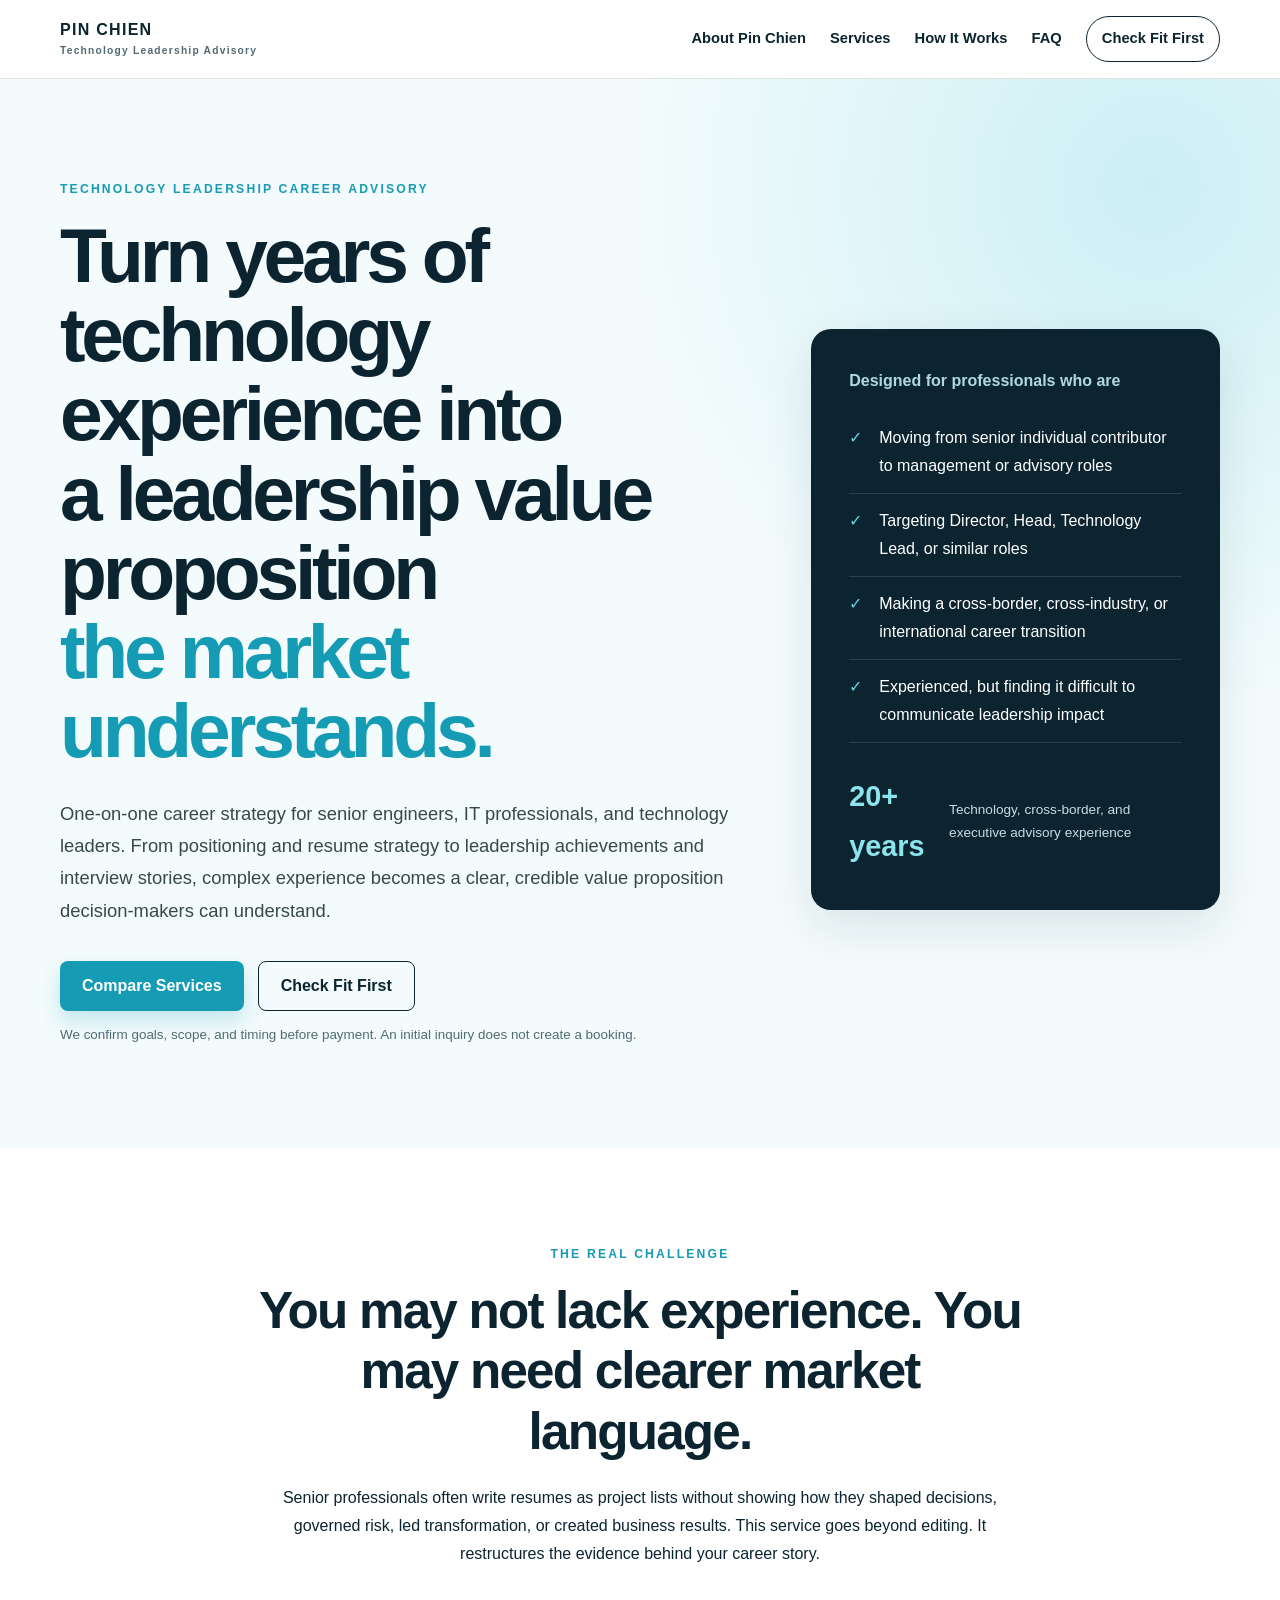
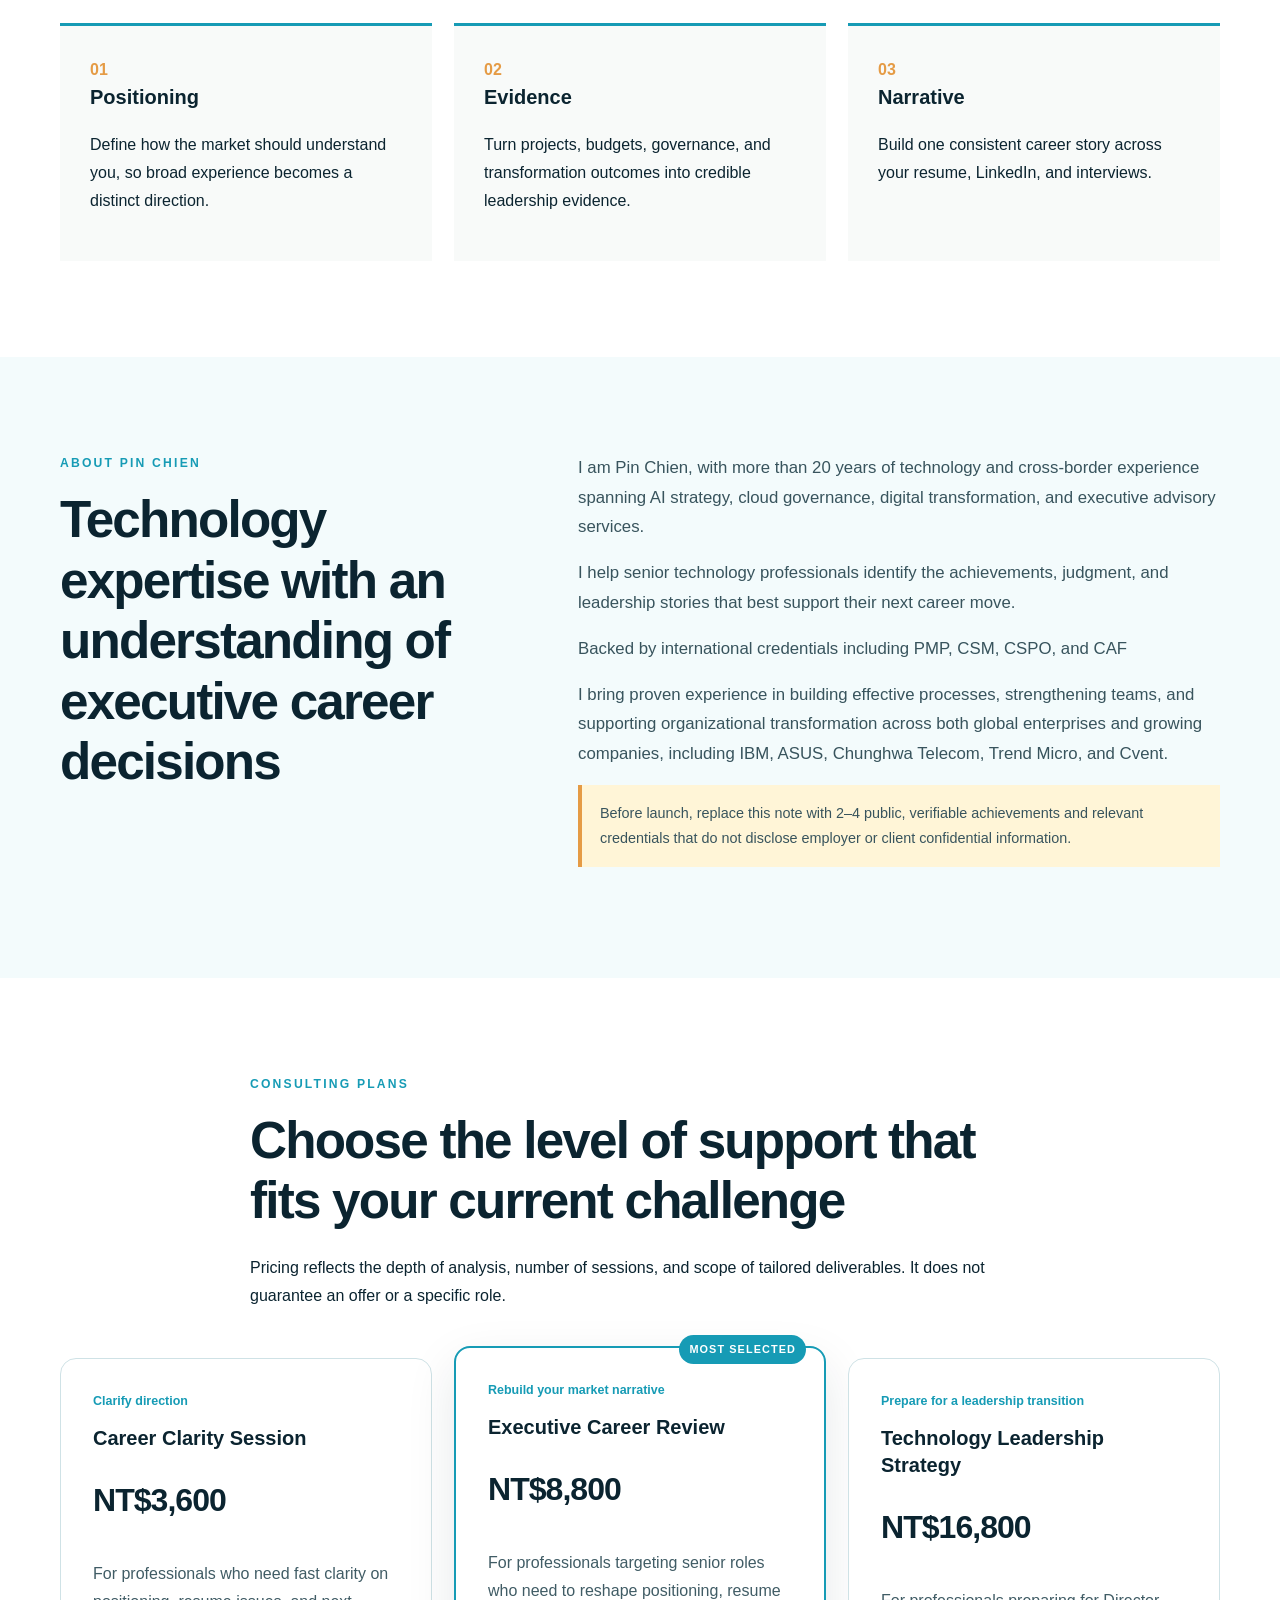
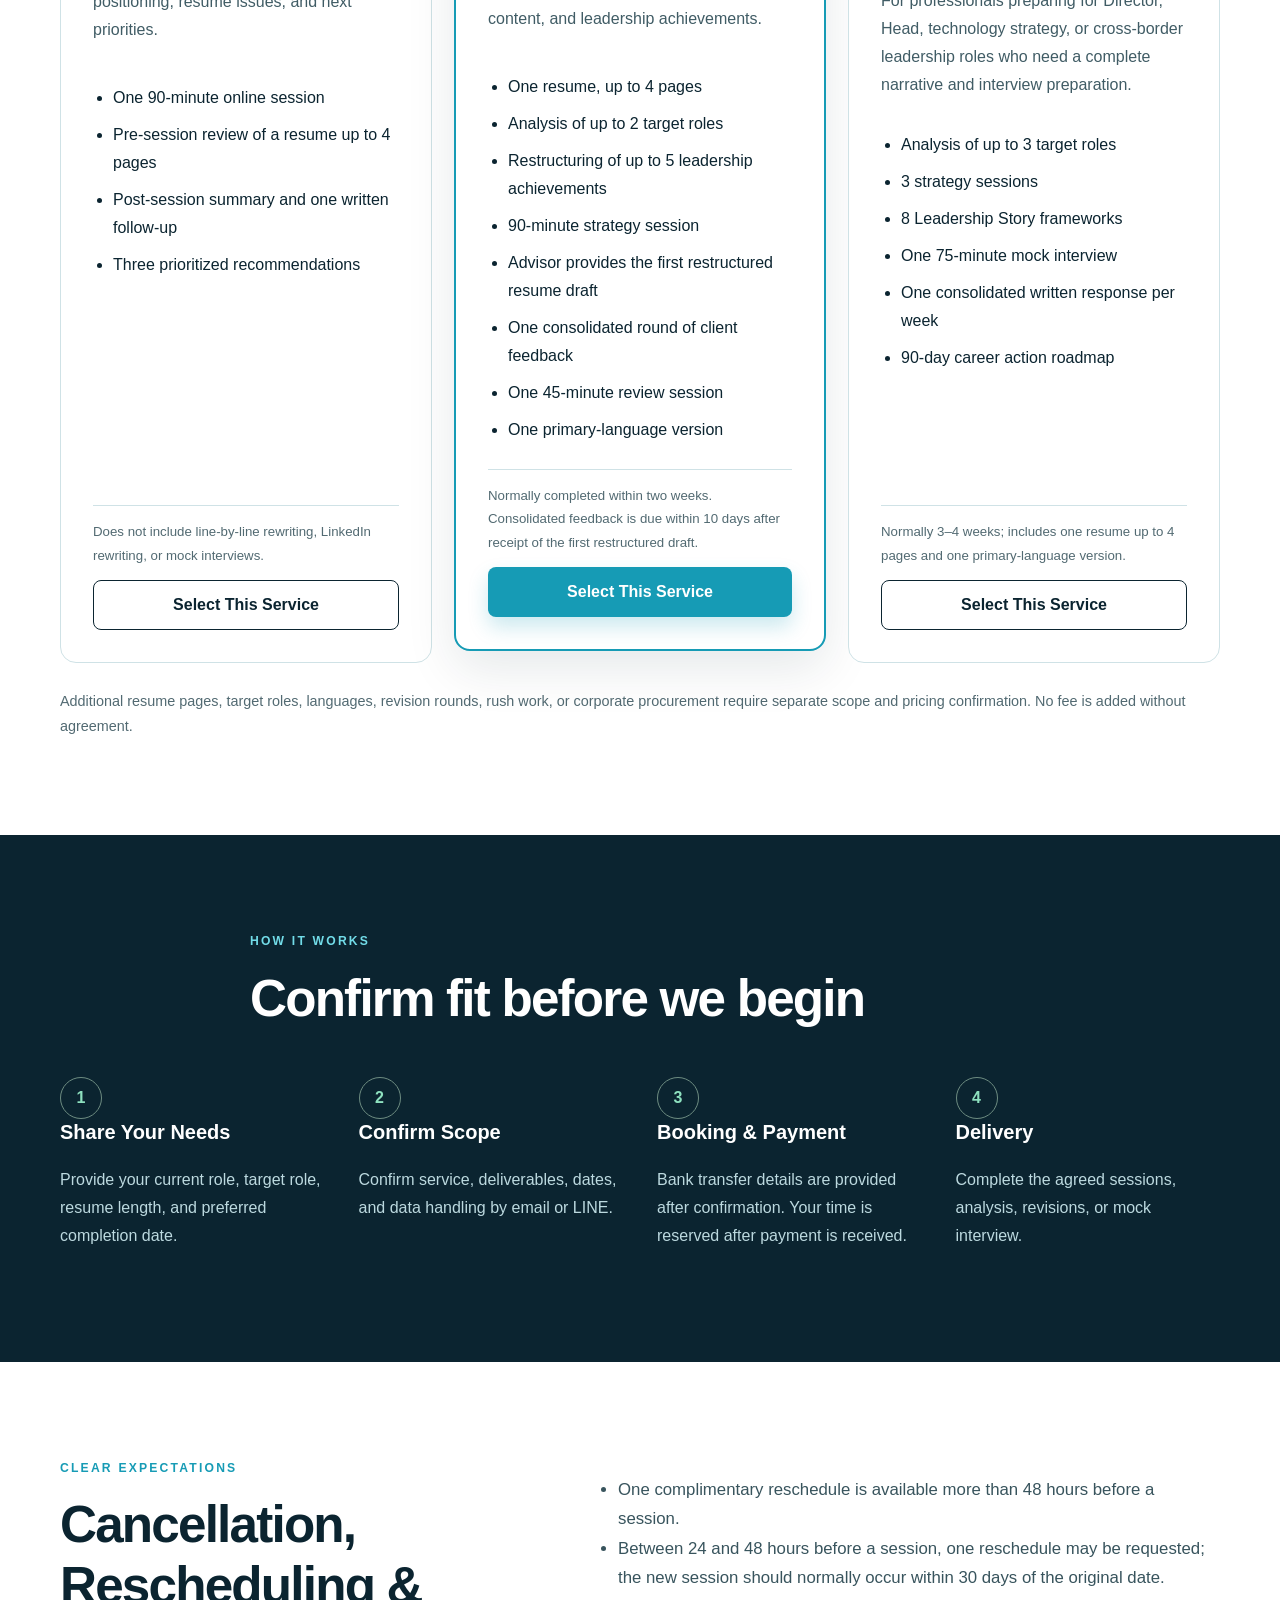
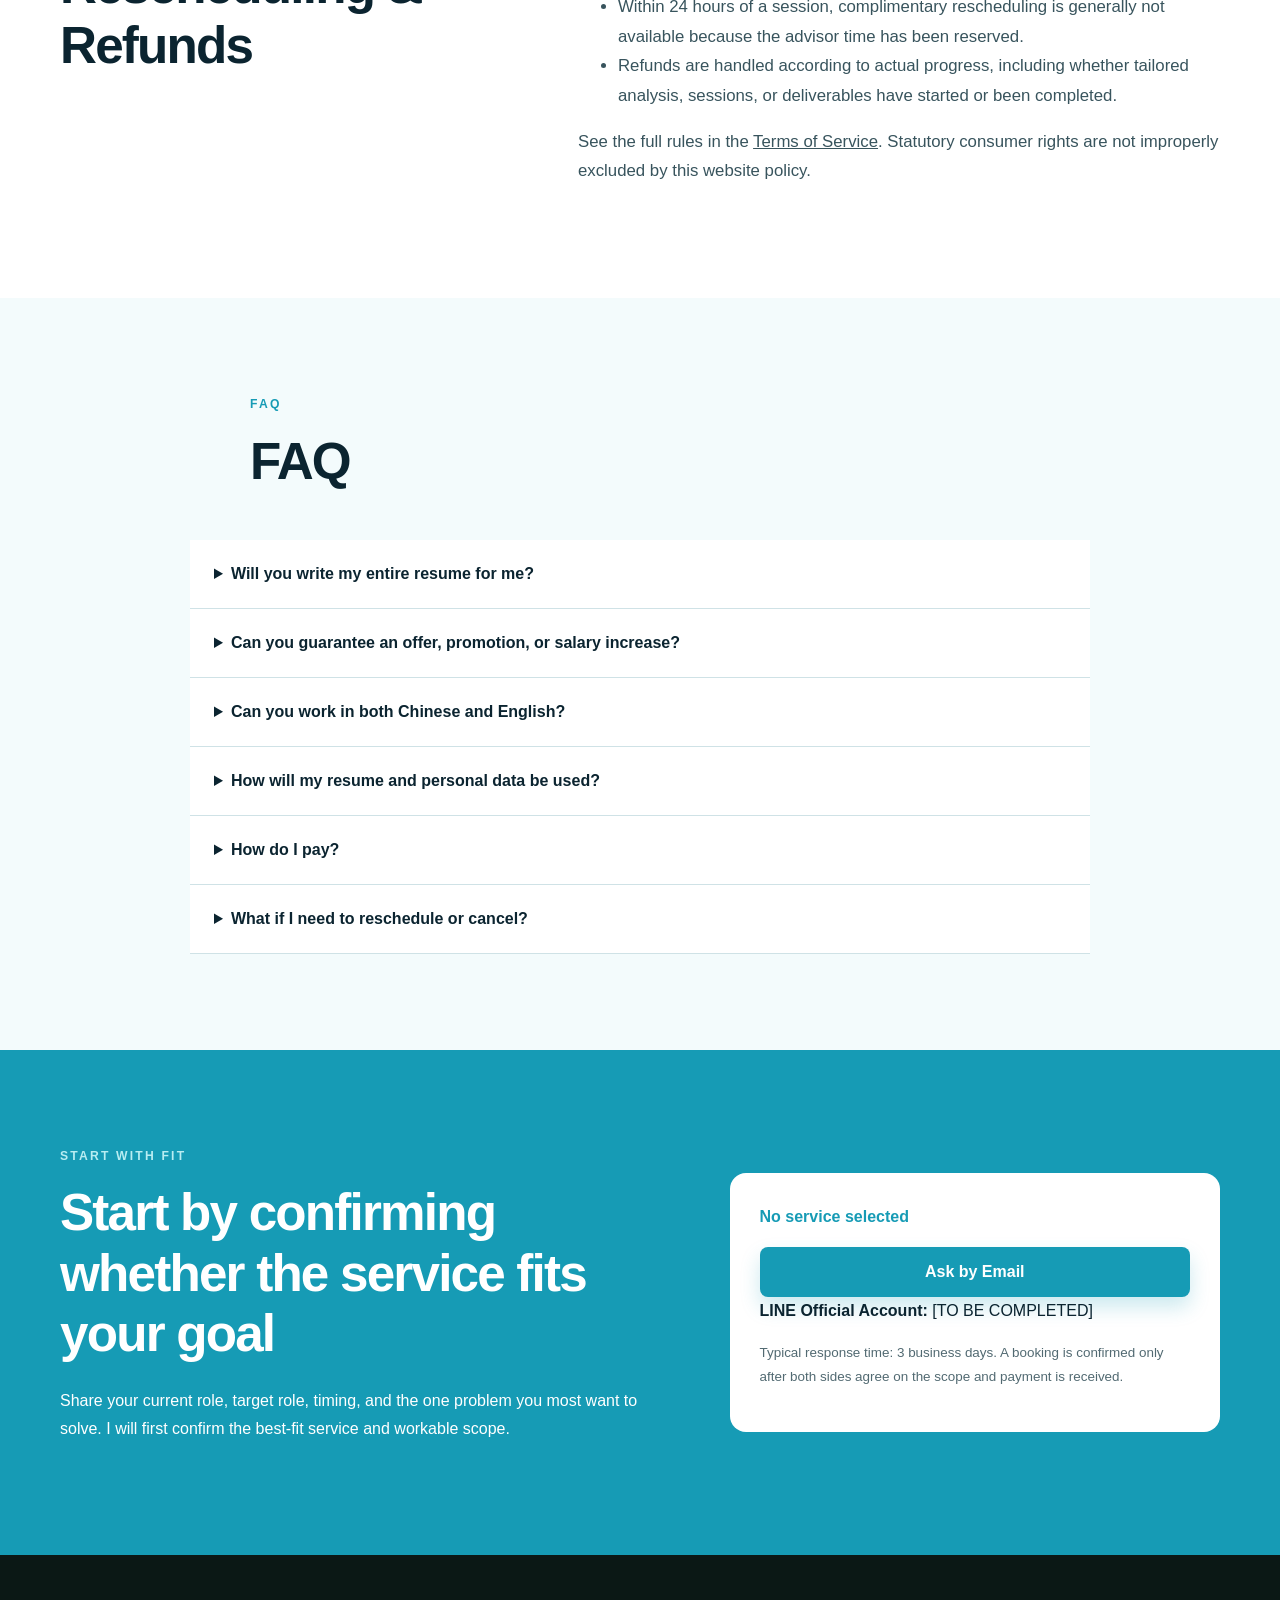
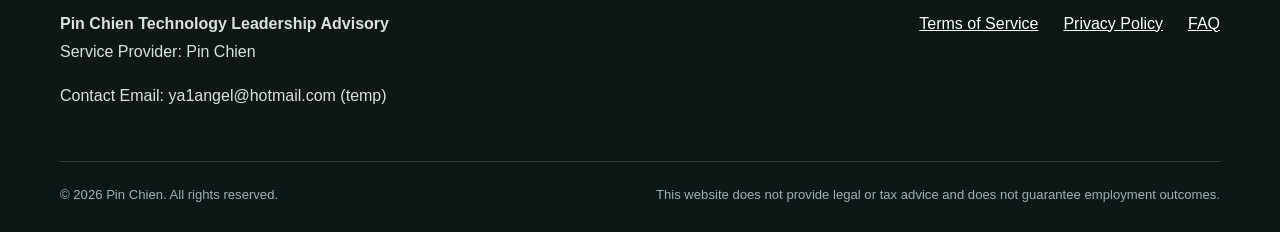
<file: index.html>
<!doctype html>
<html lang="en">
<head>
  <meta charset="utf-8">
  <meta name="viewport" content="width=device-width, initial-scale=1">
  <meta name="description" content="Help senior technology professionals turn years of experience，a leadership value propositionthe market understands.Technology leadership careerPositioning、resume strategy and interviewNarrativeadvisory services。">
  <title>Pin Chien｜Technology Leadership Career Advisor</title>
  <link rel="stylesheet" href="styles.css">
</head>
<body>
  <a class="skip-link" href="#main">Skip to main content</a>
  <header class="site-header">
    <div class="container nav-wrap">
      <a class="brand" href="index.html" aria-label="Pin Chien Home">PIN CHIEN<span>Technology Leadership Advisory</span></a>
      <button class="menu-button" type="button" aria-expanded="false" aria-controls="site-nav">Menu</button>
      <nav id="site-nav" class="site-nav" aria-label="Main navigation">
        <a href="#about">About Pin Chien</a><a href="#plans">Services</a><a href="#process">How It Works</a><a href="#faq">FAQ</a><a class="nav-cta" href="#contact">Check Fit First</a>
      </nav>
    </div>
  </header>

  <main id="main">
    <section class="hero">
      <div class="container hero-grid">
        <div>
          <p class="eyebrow">TECHNOLOGY LEADERSHIP CAREER ADVISORY</p>
          <h1>Turn years of technology experience into<br>a leadership value proposition<br><span>the market understands.</span></h1>
          <p class="hero-copy">One-on-one career strategy for senior engineers, IT professionals, and technology leaders. From positioning and resume strategy to leadership achievements and interview stories, complex experience becomes a clear, credible value proposition decision-makers can understand.</p>
          <div class="button-row">
            <a class="button primary" href="#plans">Compare Services</a>
            <a class="button secondary" href="#contact">Check Fit First</a>
          </div>
          <p class="microcopy">We confirm goals, scope, and timing before payment. An initial inquiry does not create a booking.</p>
        </div>
        <aside class="hero-card" aria-label="Who this is for">
          <p class="card-label">Designed for professionals who are</p>
          <ul class="check-list">
            <li>Moving from senior individual contributor to management or advisory roles</li>
            <li>Targeting Director, Head, Technology Lead, or similar roles</li>
            <li>Making a cross-border, cross-industry, or international career transition</li>
            <li>Experienced, but finding it difficult to communicate leadership impact</li>
          </ul>
          <div class="trust-line"><strong>20+ years</strong><span>Technology, cross-border, and executive advisory experience</span></div>
        </aside>
      </div>
    </section>

    <section class="section problem-section">
      <div class="container narrow centered">
        <p class="eyebrow">THE REAL CHALLENGE</p>
        <h2>You may not lack experience. You may need clearer market language.</h2>
        <p>Senior professionals often write resumes as project lists without showing how they shaped decisions, governed risk, led transformation, or created business results. This service goes beyond editing. It restructures the evidence behind your career story.</p>
      </div>
      <div class="container value-grid">
        <article><span>01</span><h3>Positioning</h3><p>Define how the market should understand you, so broad experience becomes a distinct direction.</p></article>
        <article><span>02</span><h3>Evidence</h3><p>Turn projects, budgets, governance, and transformation outcomes into credible leadership evidence.</p></article>
        <article><span>03</span><h3>Narrative</h3><p>Build one consistent career story across your resume, LinkedIn, and interviews.</p></article>
      </div>
    </section>

    <section id="about" class="section muted">
      <div class="container two-column">
        <div>
          <p class="eyebrow">ABOUT PIN CHIEN</p>
          <h2>Technology expertise with an understanding of executive career decisions</h2>
        </div>
        <div class="prose">
          <p>I am  Pin Chien, with more than 20 years of technology and cross-border experience spanning AI strategy, cloud governance, digital transformation, and executive advisory services.</p>
          <p>I help senior technology professionals identify the achievements, judgment, and leadership stories that best support their next career move.</p>
          <p>Backed by international credentials including PMP, CSM, CSPO, and CAF</p>
          <p>I bring proven experience in building effective processes, strengthening teams, and supporting organizational transformation across both global enterprises and growing companies, including IBM, ASUS, Chunghwa Telecom, Trend Micro, and Cvent.</p>
          <p class="notice">Before launch, replace this note with 2–4 public, verifiable achievements and relevant credentials that do not disclose employer or client confidential information.</p>
        </div>
      </div>
    </section>

    <section id="plans" class="section">
      <div class="container section-heading">
        <p class="eyebrow">CONSULTING PLANS</p>
        <h2>Choose the level of support that fits your current challenge</h2>
        <p>Pricing reflects the depth of analysis, number of sessions, and scope of tailored deliverables. It does not guarantee an offer or a specific role.</p>
      </div>
      <div class="container plan-grid">
        <article class="plan-card">
          <p class="plan-kicker">Clarify direction</p><h3>Career Clarity Session</h3><p class="price">NT$3,600</p>
          <p class="plan-value">For professionals who need fast clarity on positioning, resume issues, and next priorities.</p>
          <ul><li>One 90-minute online session</li><li>Pre-session review of a resume up to 4 pages</li><li>Post-session summary and one written follow-up</li><li>Three prioritized recommendations</li></ul>
          <p class="exclusion">Does not include line-by-line rewriting, LinkedIn rewriting, or mock interviews.</p>
          <a class="button secondary full plan-select" href="#contact" data-plan="Career Clarity Session｜NT$3,600">Select This Service</a>
        </article>
        <article class="plan-card featured">
          <p class="badge">MOST SELECTED</p><p class="plan-kicker">Rebuild your market narrative</p><h3>Executive Career Review</h3><p class="price">NT$8,800</p>
          <p class="plan-value">For professionals targeting senior roles who need to reshape positioning, resume content, and leadership achievements.</p>
          <ul><li>One resume, up to 4 pages</li><li>Analysis of up to 2 target roles</li><li>Restructuring of up to 5 leadership achievements</li><li>90-minute strategy session</li><li>Advisor provides the first restructured resume draft</li><li>One consolidated round of client feedback</li><li>One 45-minute review session</li><li>One primary-language version</li></ul>
          <p class="exclusion">Normally completed within two weeks. Consolidated feedback is due within 10 days after receipt of the first restructured draft.</p>
          <a class="button primary full plan-select" href="#contact" data-plan="Executive Career Review｜NT$8,800">Select This Service</a>
        </article>
        <article class="plan-card">
          <p class="plan-kicker">Prepare for a leadership transition</p><h3>Technology Leadership Strategy</h3><p class="price">NT$16,800</p>
          <p class="plan-value">For professionals preparing for Director, Head, technology strategy, or cross-border leadership roles who need a complete narrative and interview preparation.</p>
          <ul><li>Analysis of up to 3 target roles</li><li>3 strategy sessions</li><li>8 Leadership Story frameworks</li><li>One 75-minute mock interview</li><li>One consolidated written response per week</li><li>90-day career action roadmap</li></ul>
          <p class="exclusion">Normally 3–4 weeks; includes one resume up to 4 pages and one primary-language version.</p>
          <a class="button secondary full plan-select" href="#contact" data-plan="Technology Leadership Strategy｜NT$16,800">Select This Service</a>
        </article>
      </div>
      <p class="container scope-note">Additional resume pages, target roles, languages, revision rounds, rush work, or corporate procurement require separate scope and pricing confirmation. No fee is added without agreement.</p>
    </section>

    <section id="process" class="section dark">
      <div class="container section-heading"><p class="eyebrow">HOW IT WORKS</p><h2>Confirm fit before we begin</h2></div>
      <div class="container steps">
        <article><strong>1</strong><h3>Share Your Needs</h3><p>Provide your current role, target role, resume length, and preferred completion date.</p></article>
        <article><strong>2</strong><h3>Confirm Scope</h3><p>Confirm service, deliverables, dates, and data handling by email or LINE.</p></article>
        <article><strong>3</strong><h3>Booking & Payment</h3><p>Bank transfer details are provided after confirmation. Your time is reserved after payment is received.</p></article>
        <article><strong>4</strong><h3>Delivery</h3><p>Complete the agreed sessions, analysis, revisions, or mock interview.</p></article>
      </div>
    </section>

    <section class="section policy-preview">
      <div class="container two-column">
        <div><p class="eyebrow">CLEAR EXPECTATIONS</p><h2>Cancellation, Rescheduling & Refunds</h2></div>
        <div class="prose">
          <ul><li>One complimentary reschedule is available more than 48 hours before a session.</li><li>Between 24 and 48 hours before a session, one reschedule may be requested; the new session should normally occur within 30 days of the original date.</li><li>Within 24 hours of a session, complimentary rescheduling is generally not available because the advisor time has been reserved.</li><li>Refunds are handled according to actual progress, including whether tailored analysis, sessions, or deliverables have started or been completed.</li></ul>
          <p>See the full rules in the <a href="terms.html#cancellation">Terms of Service</a>. Statutory consumer rights are not improperly excluded by this website policy.</p>
        </div>
      </div>
    </section>

    <section id="faq" class="section muted">
      <div class="container section-heading"><p class="eyebrow">FAQ</p><h2>FAQ</h2></div>
      <div class="container faq-list">
        <details><summary>Will you write my entire resume for me?</summary><p>It depends on the service。Career Clarity Session focuses on diagnosis and direction；Executive Career Review and Technology Leadership Strategy will restructure within the agreed scopePositioning、achievements and messaging。The final deliverable format is confirmed before payment。</p></details>
        <details><summary>Can you guarantee an offer, promotion, or salary increase?</summary><p>No. The service provides strategy, analysis, and preparation, but outcomes depend on the role, employer decisions, interview performance, and market conditions.</p></details>
        <details><summary>Can you work in both Chinese and English?</summary><p>Each service generally includes One primary-language version。Bilingual versions、translation or additional language editing requires priorConfirm Scopeand pricing confirmation。</p></details>
        <details><summary>How will my resume and personal data be used?</summary><p>Data is used only as needed to provide the service, communicate, process payment, and retain legally required records. If AI or third-party cloud tools are used, data will be handled according to the actual service and disclosed practices. See the <a href="privacy.html">Privacy Policy</a>。</p></details>
        <details><summary>How do I pay?</summary><p>The current plan is to accept Taiwan bank transfer. Payment details are provided through the official email or LINE account only after the service scope is confirmed. Please do not transfer funds before confirmation.</p></details>
        <details><summary>What if I need to reschedule or cancel?</summary><p>Please email as early as possible. Rescheduling, no-shows, and refunds are handled according to notice timing and the progress of tailored work. See Terms of Service。</p></details>
      </div>
    </section>

    <section id="contact" class="section contact-section">
      <div class="container contact-card">
        <div><p class="eyebrow">START WITH FIT</p><h2>Start by confirming whether the service fits your goal</h2><p>Share your current role, target role, timing, and the one problem you most want to solve. I will first confirm the best-fit service and workable scope.</p></div>
        <div class="contact-actions">
          <p id="selected-plan" class="selected-plan" aria-live="polite">No service selected</p>
          <a id="email-cta" class="button primary full" href="mailto:ya1angel@hotmail.com?subject=careeradvisory servicesinitial inquiry">Ask by Email</a>
          <p><strong>LINE Official Account: </strong>[TO BE COMPLETED]</p>
          <p class="microcopy">Typical response time: 3 business days. A booking is confirmed only after both sides agree on the scope and payment is received.</p>
        </div>
      </div>
    </section>
  </main>

  <footer class="site-footer">
    <div class="container footer-grid">
      <div><strong>Pin Chien Technology Leadership Advisory</strong><p>Service Provider: Pin Chien </p><p>Contact Email: ya1angel@hotmail.com (temp) </p></div>
      <nav aria-label="Footer navigation"><a href="terms.html">Terms of Service</a><a href="privacy.html">Privacy Policy</a><a href="#faq">FAQ</a></nav>
    </div>
    <div class="container footer-bottom"><span>© <span id="year"></span> Pin Chien. All rights reserved.</span><span>This website does not provide legal or tax advice and does not guarantee employment outcomes.</span></div>
  </footer>
  <script src="script.js"></script>
</body>
</html>
</file>
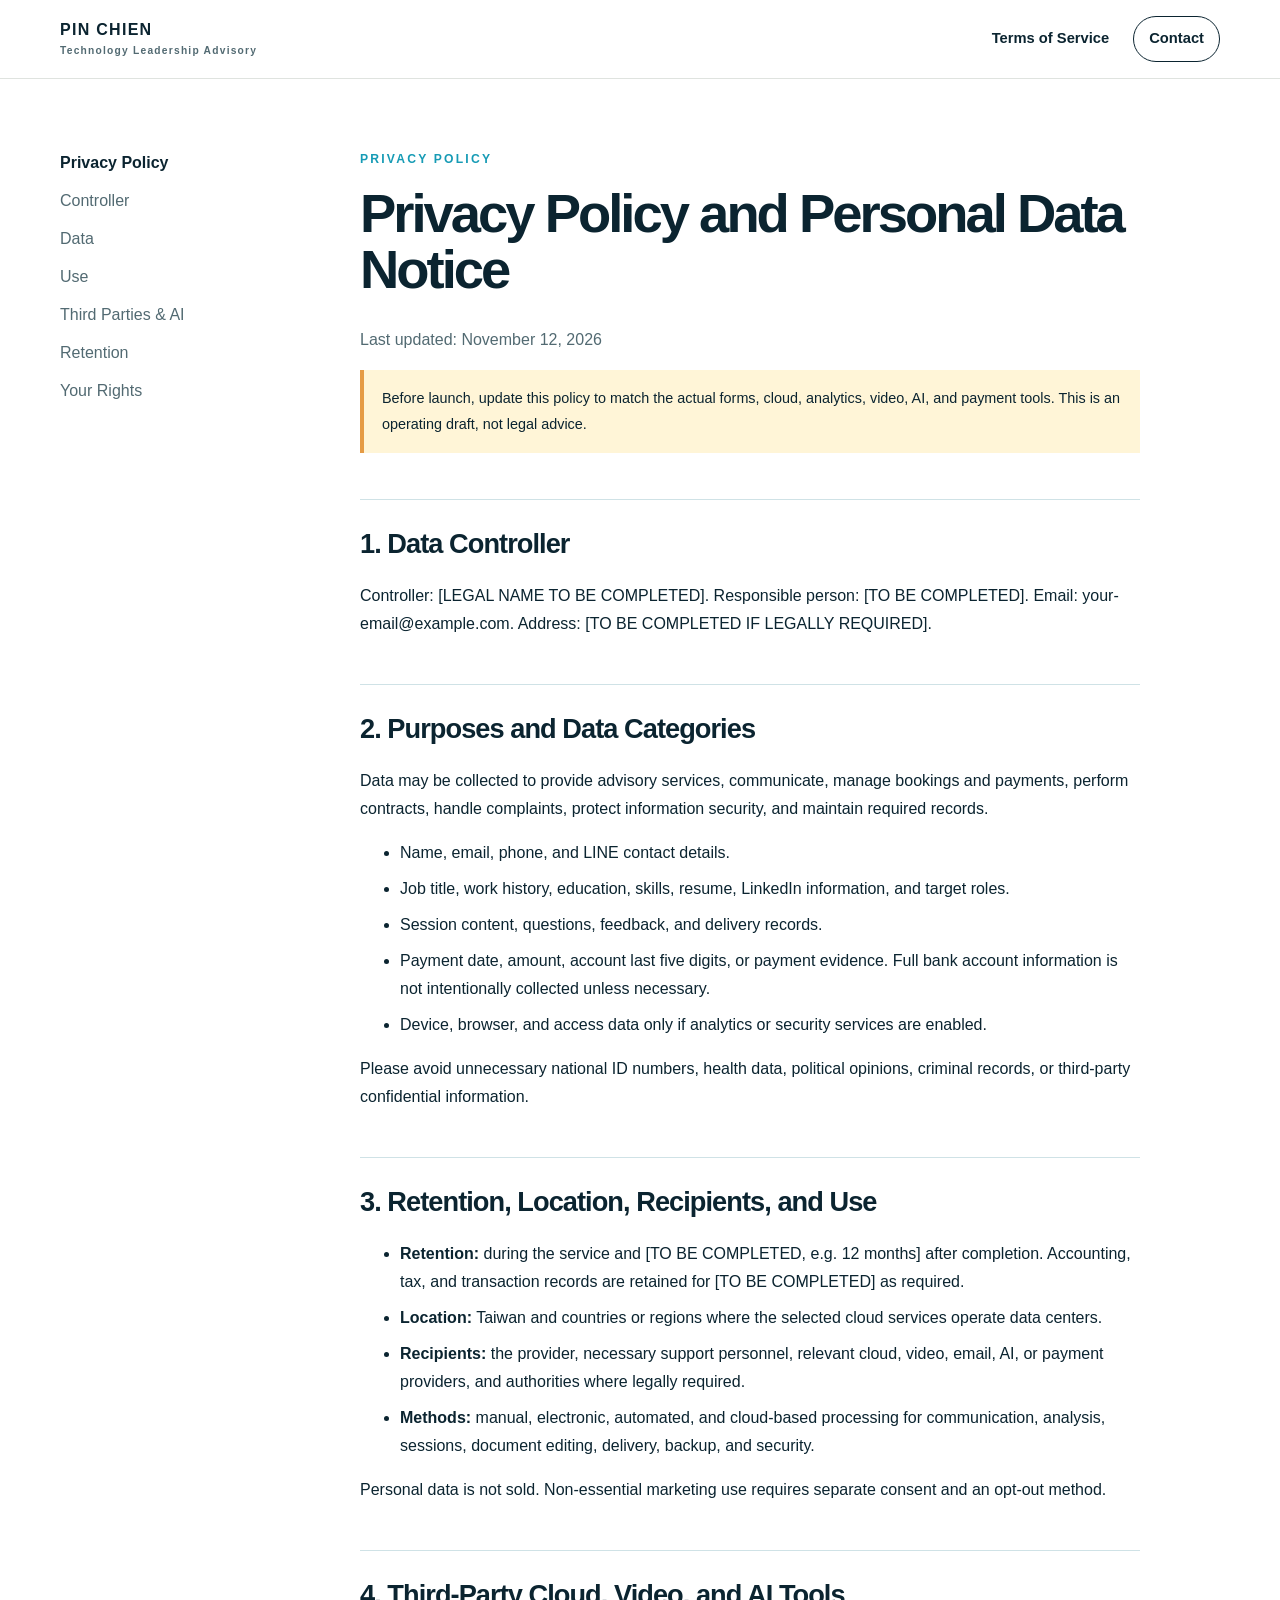
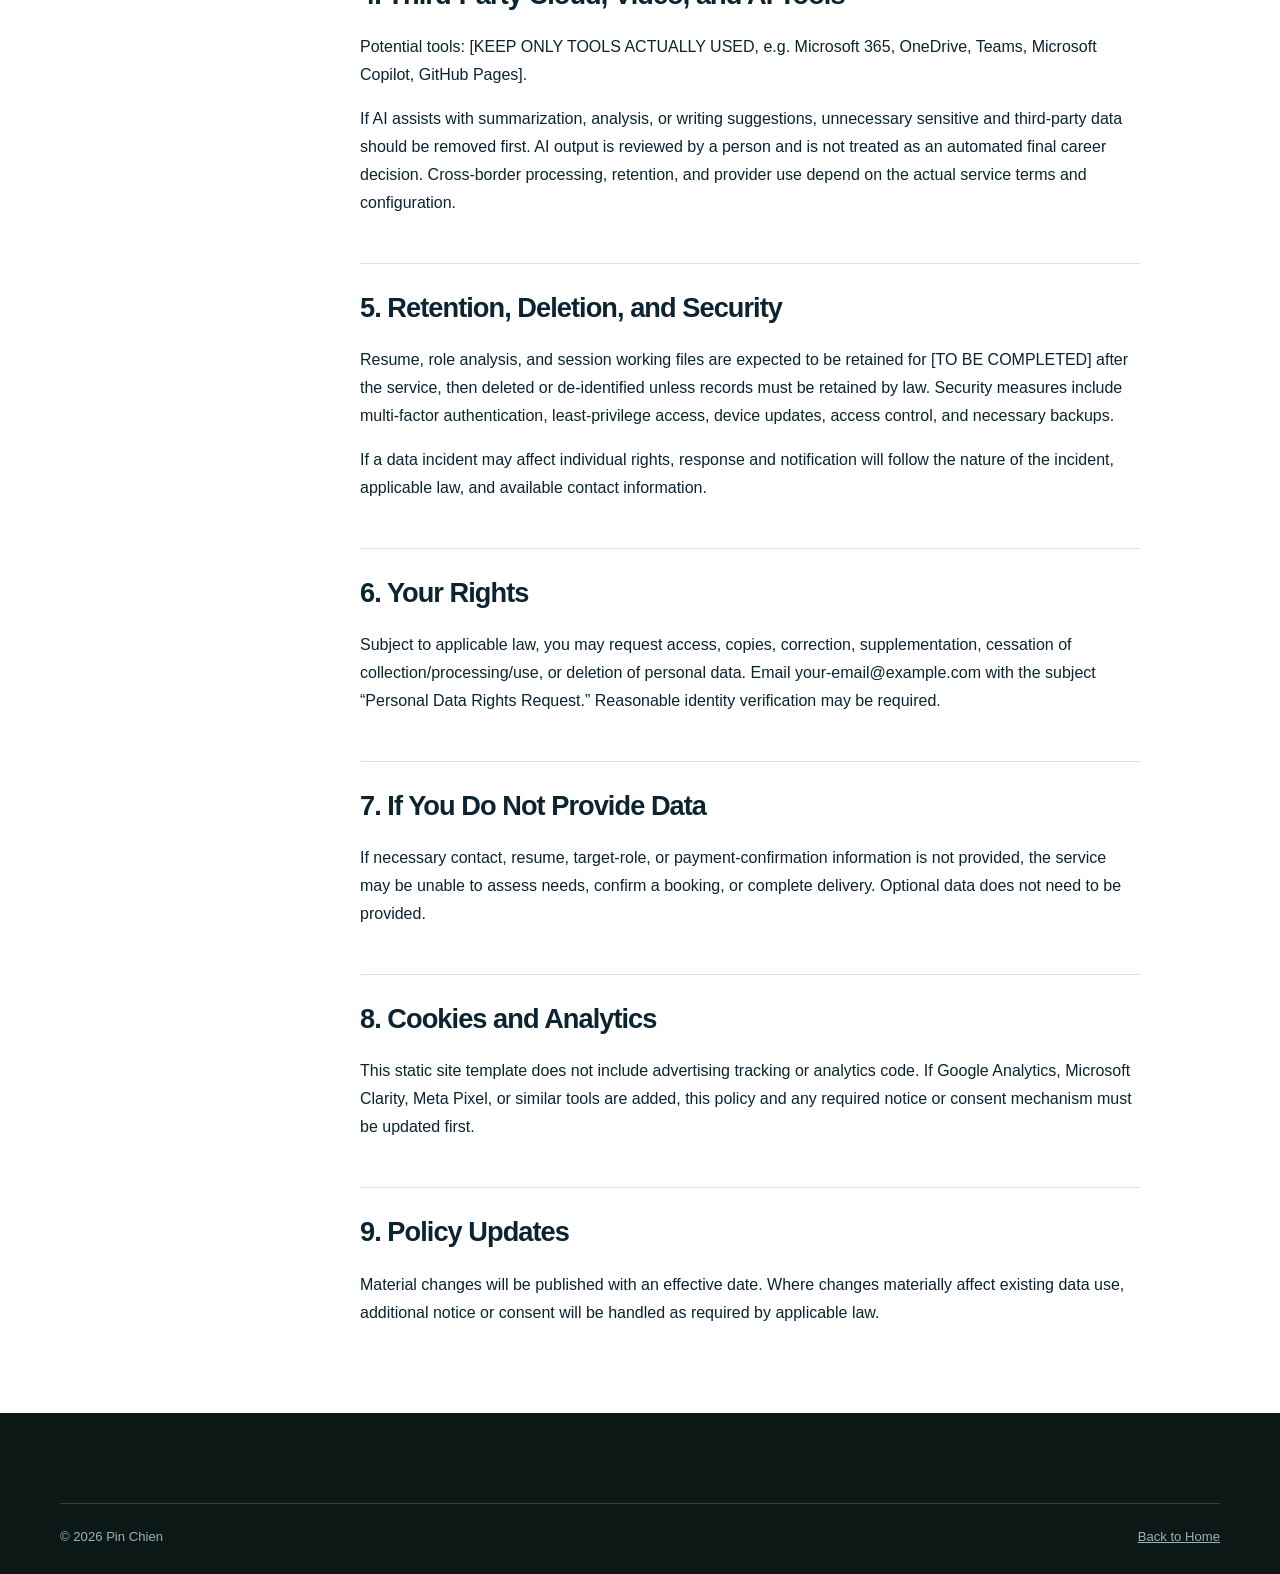
<file: privacy.html>
<!doctype html><html lang="en"><head><meta charset="utf-8"><meta name="viewport" content="width=device-width,initial-scale=1"><title>Privacy Policy | Pin Chien</title><link rel="stylesheet" href="styles.css"></head><body><header class="site-header"><div class="container nav-wrap"><a class="brand" href="index.html">PIN CHIEN<span>Technology Leadership Advisory</span></a><nav class="site-nav always-visible"><a href="terms.html">Terms of Service</a><a class="nav-cta" href="index.html#contact">Contact</a></nav></div></header><main class="legal-page"><div class="container legal-layout"><aside class="legal-nav"><strong>Privacy Policy</strong><a href="#collector">Controller</a><a href="#data">Data</a><a href="#use">Use</a><a href="#tools">Third Parties & AI</a><a href="#retention">Retention</a><a href="#rights">Your Rights</a></aside><article class="legal-content"><p class="eyebrow">PRIVACY POLICY</p><h1>Privacy Policy and Personal Data Notice</h1><p class="updated">Last updated: November 12, 2026</p><p class="notice">Before launch, update this policy to match the actual forms, cloud, analytics, video, AI, and payment tools. This is an operating draft, not legal advice.</p>
<section id="collector"><h2>1. Data Controller</h2><p>Controller: [LEGAL NAME TO BE COMPLETED]. Responsible person: [TO BE COMPLETED]. Email: your-email@example.com. Address: [TO BE COMPLETED IF LEGALLY REQUIRED].</p></section>
<section id="data"><h2>2. Purposes and Data Categories</h2><p>Data may be collected to provide advisory services, communicate, manage bookings and payments, perform contracts, handle complaints, protect information security, and maintain required records.</p><ul><li>Name, email, phone, and LINE contact details.</li><li>Job title, work history, education, skills, resume, LinkedIn information, and target roles.</li><li>Session content, questions, feedback, and delivery records.</li><li>Payment date, amount, account last five digits, or payment evidence. Full bank account information is not intentionally collected unless necessary.</li><li>Device, browser, and access data only if analytics or security services are enabled.</li></ul><p>Please avoid unnecessary national ID numbers, health data, political opinions, criminal records, or third-party confidential information.</p></section>
<section id="use"><h2>3. Retention, Location, Recipients, and Use</h2><ul><li><strong>Retention:</strong> during the service and [TO BE COMPLETED, e.g. 12 months] after completion. Accounting, tax, and transaction records are retained for [TO BE COMPLETED] as required.</li><li><strong>Location:</strong> Taiwan and countries or regions where the selected cloud services operate data centers.</li><li><strong>Recipients:</strong> the provider, necessary support personnel, relevant cloud, video, email, AI, or payment providers, and authorities where legally required.</li><li><strong>Methods:</strong> manual, electronic, automated, and cloud-based processing for communication, analysis, sessions, document editing, delivery, backup, and security.</li></ul><p>Personal data is not sold. Non-essential marketing use requires separate consent and an opt-out method.</p></section>
<section id="tools"><h2>4. Third-Party Cloud, Video, and AI Tools</h2><p>Potential tools: [KEEP ONLY TOOLS ACTUALLY USED, e.g. Microsoft 365, OneDrive, Teams, Microsoft Copilot, GitHub Pages].</p><p>If AI assists with summarization, analysis, or writing suggestions, unnecessary sensitive and third-party data should be removed first. AI output is reviewed by a person and is not treated as an automated final career decision. Cross-border processing, retention, and provider use depend on the actual service terms and configuration.</p></section>
<section id="retention"><h2>5. Retention, Deletion, and Security</h2><p>Resume, role analysis, and session working files are expected to be retained for [TO BE COMPLETED] after the service, then deleted or de-identified unless records must be retained by law. Security measures include multi-factor authentication, least-privilege access, device updates, access control, and necessary backups.</p><p>If a data incident may affect individual rights, response and notification will follow the nature of the incident, applicable law, and available contact information.</p></section>
<section id="rights"><h2>6. Your Rights</h2><p>Subject to applicable law, you may request access, copies, correction, supplementation, cessation of collection/processing/use, or deletion of personal data. Email your-email@example.com with the subject “Personal Data Rights Request.” Reasonable identity verification may be required.</p><h2>7. If You Do Not Provide Data</h2><p>If necessary contact, resume, target-role, or payment-confirmation information is not provided, the service may be unable to assess needs, confirm a booking, or complete delivery. Optional data does not need to be provided.</p><h2>8. Cookies and Analytics</h2><p>This static site template does not include advertising tracking or analytics code. If Google Analytics, Microsoft Clarity, Meta Pixel, or similar tools are added, this policy and any required notice or consent mechanism must be updated first.</p><h2>9. Policy Updates</h2><p>Material changes will be published with an effective date. Where changes materially affect existing data use, additional notice or consent will be handled as required by applicable law.</p></section></article></div></main><footer class="site-footer"><div class="container footer-bottom"><span>© <span id="year"></span> Pin Chien</span><a href="index.html">Back to Home</a></div></footer><script src="script.js"></script></body></html>
</file>
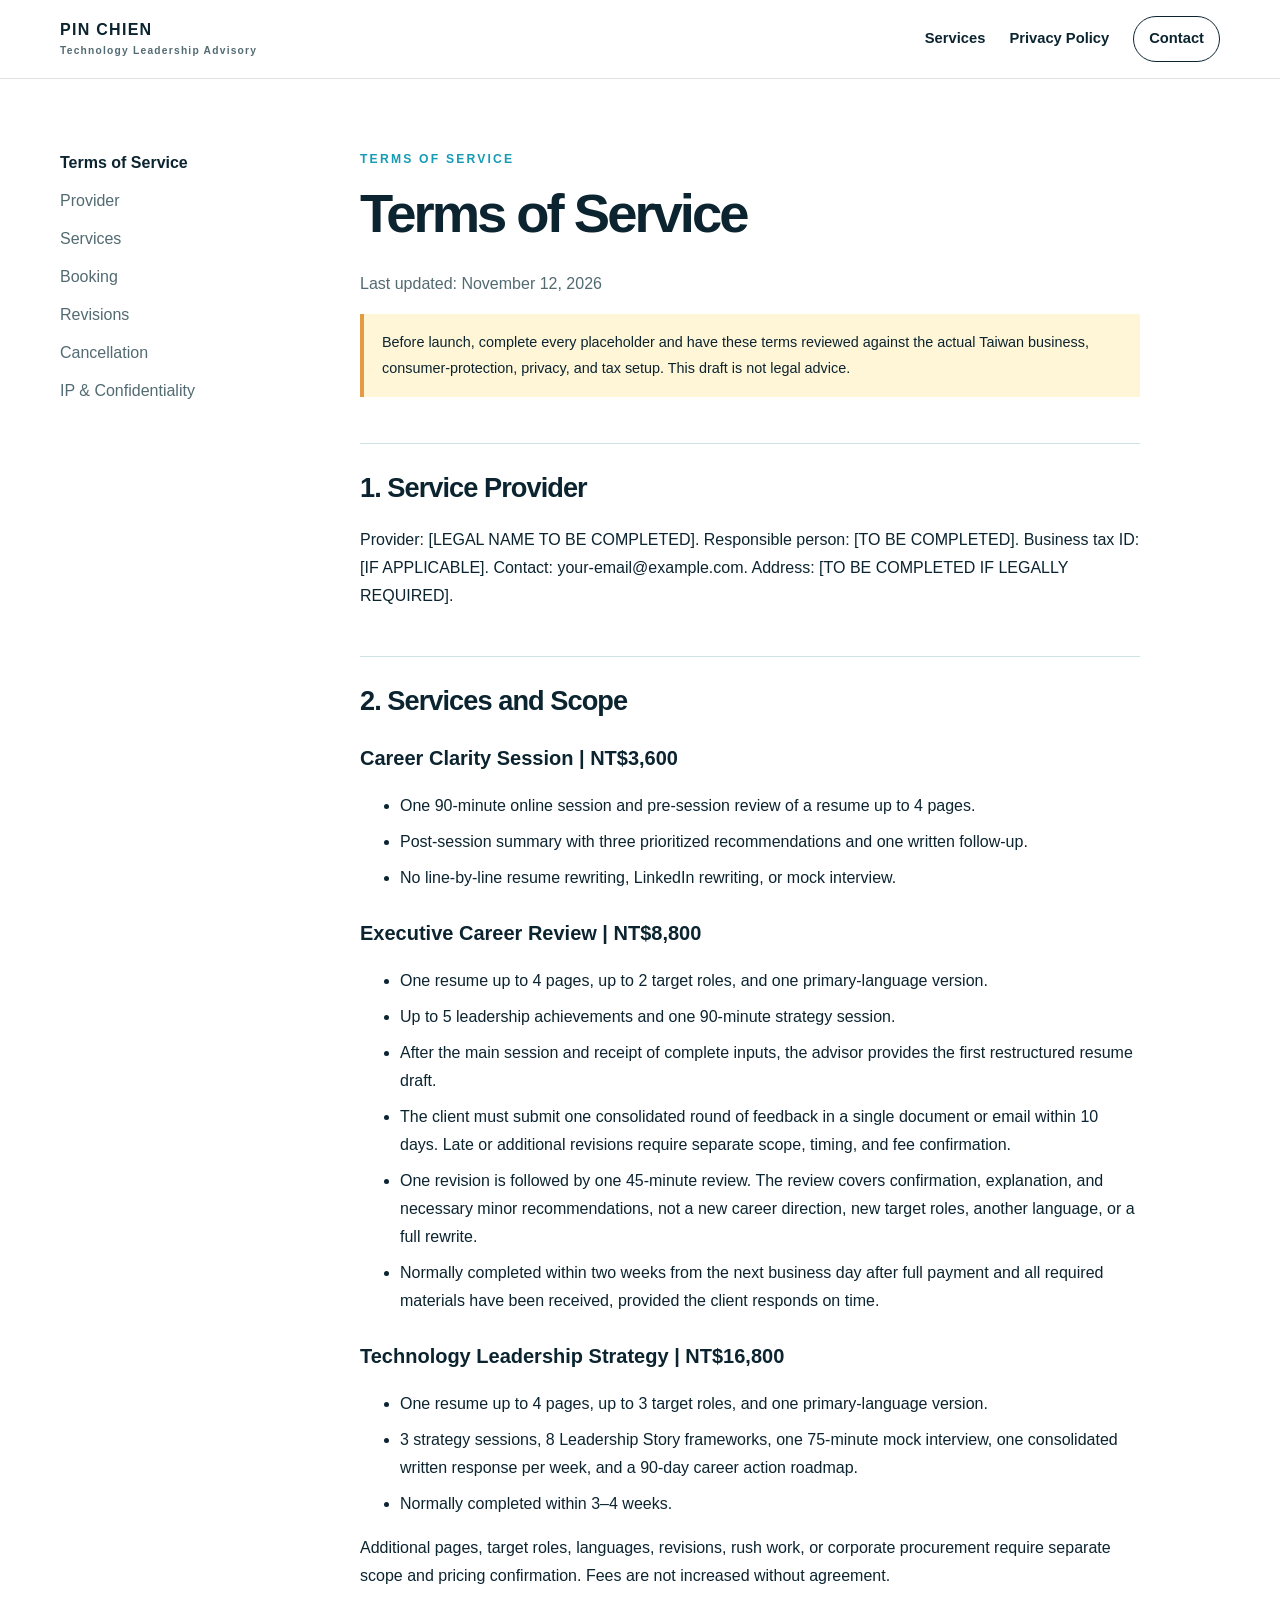
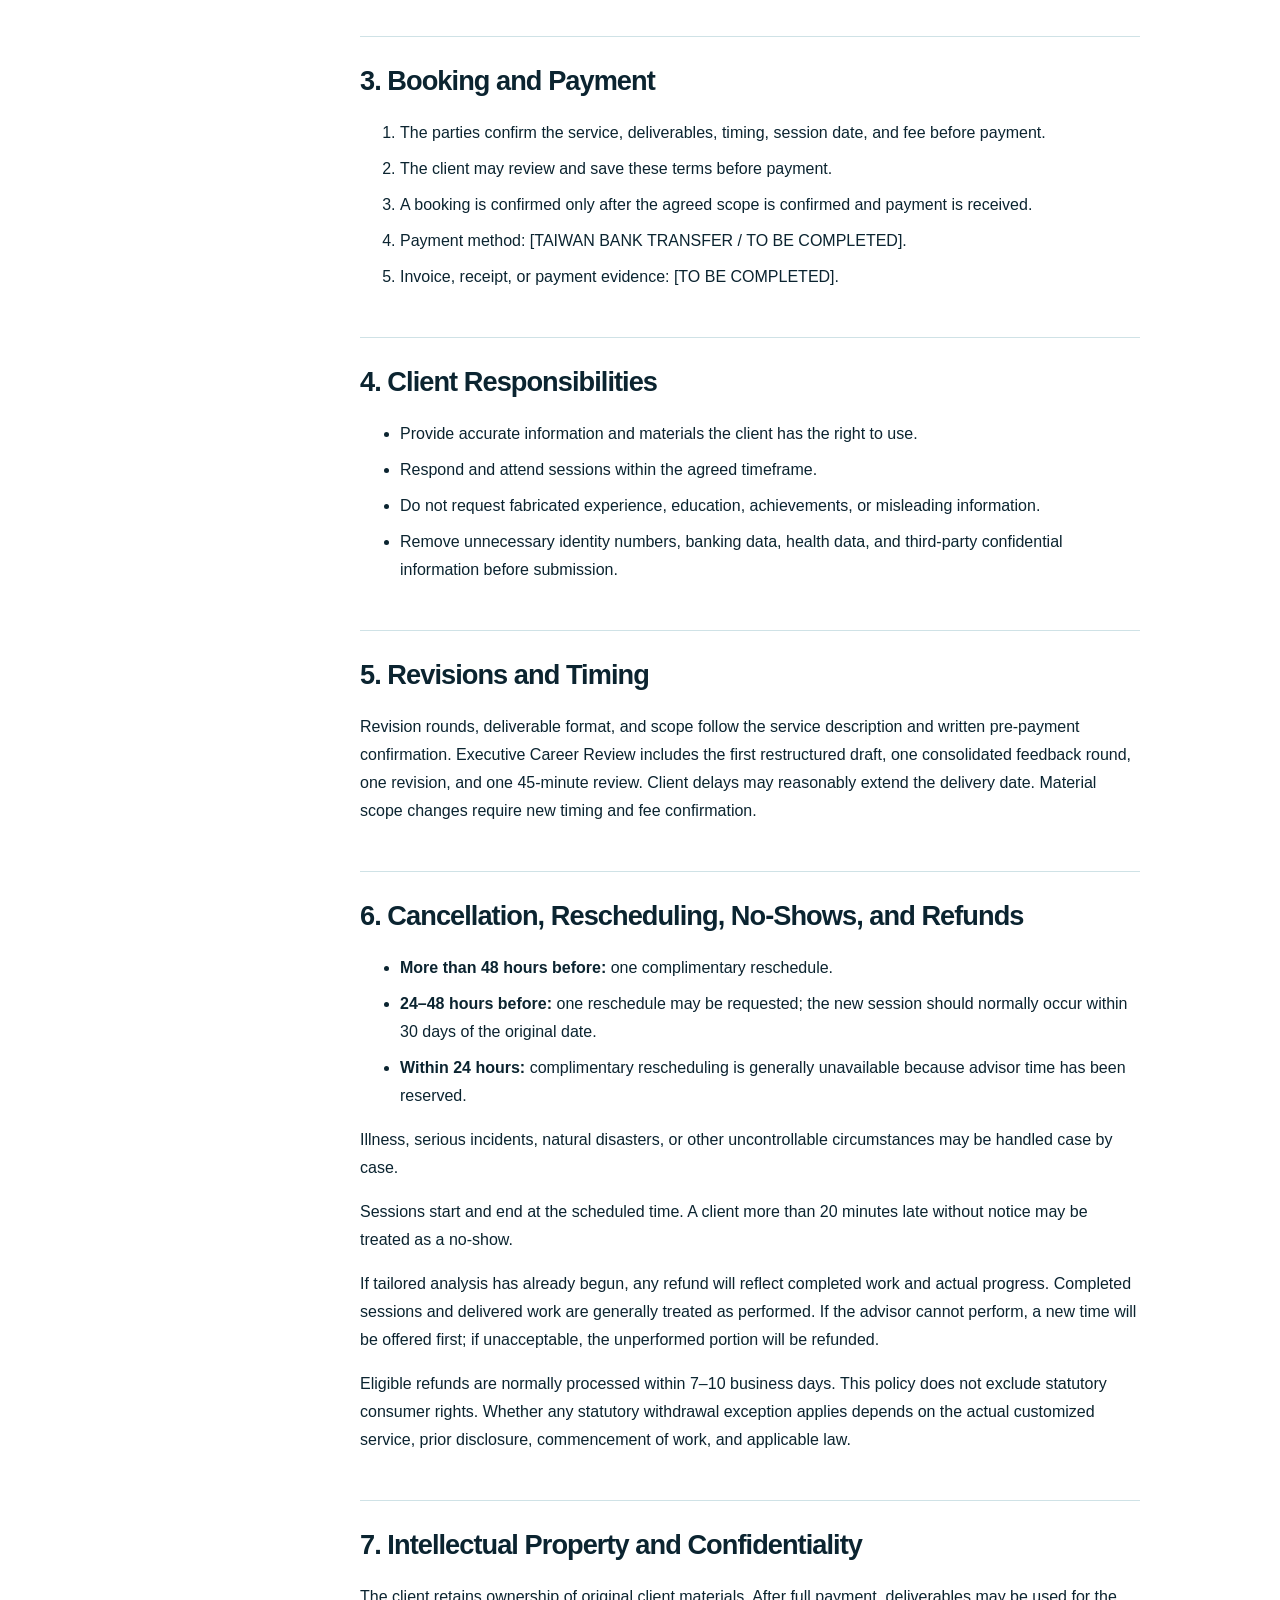
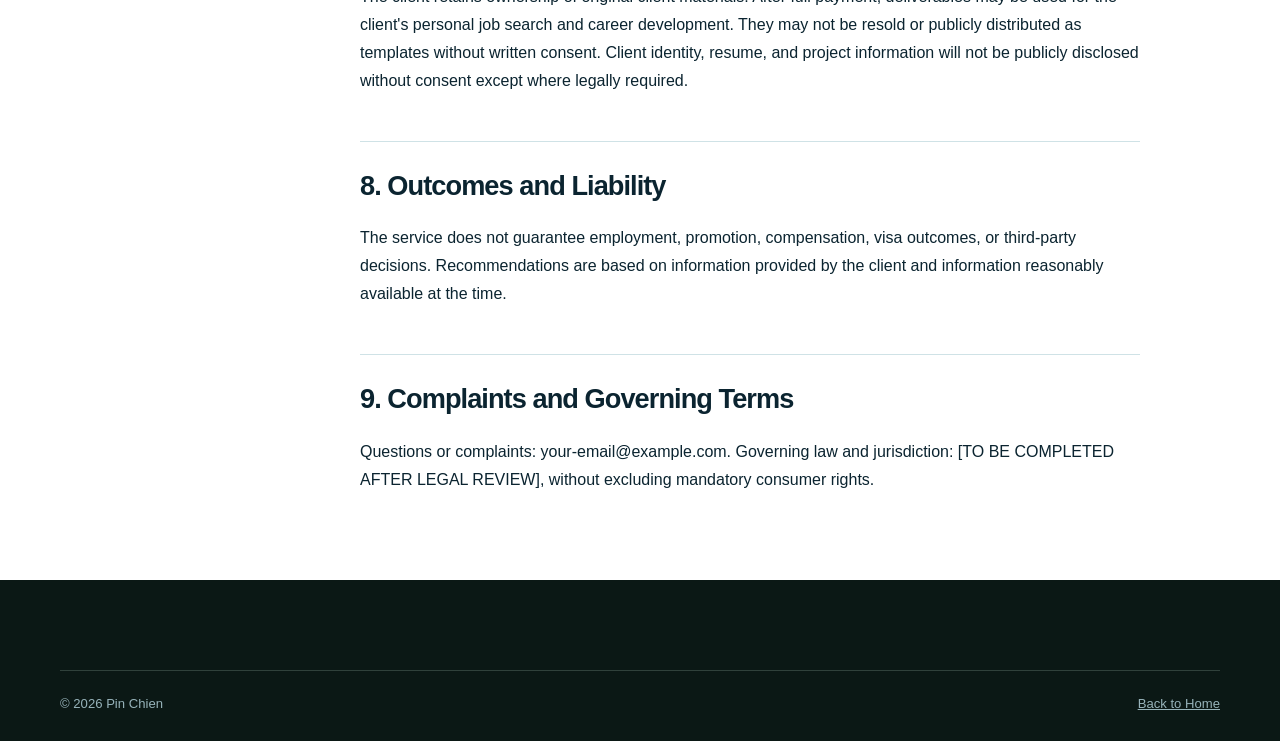
<file: terms.html>
<!doctype html><html lang="en"><head><meta charset="utf-8"><meta name="viewport" content="width=device-width,initial-scale=1"><title>Terms of Service | Pin Chien</title><link rel="stylesheet" href="styles.css"></head><body><header class="site-header"><div class="container nav-wrap"><a class="brand" href="index.html">PIN CHIEN<span>Technology Leadership Advisory</span></a><nav class="site-nav always-visible"><a href="index.html#plans">Services</a><a href="privacy.html">Privacy Policy</a><a class="nav-cta" href="index.html#contact">Contact</a></nav></div></header><main class="legal-page"><div class="container legal-layout"><aside class="legal-nav"><strong>Terms of Service</strong><a href="#provider">Provider</a><a href="#scope">Services</a><a href="#booking">Booking</a><a href="#changes">Revisions</a><a href="#cancellation">Cancellation</a><a href="#rights">IP & Confidentiality</a></aside><article class="legal-content"><p class="eyebrow">TERMS OF SERVICE</p><h1>Terms of Service</h1><p class="updated">Last updated: November 12, 2026</p><p class="notice">Before launch, complete every placeholder and have these terms reviewed against the actual Taiwan business, consumer-protection, privacy, and tax setup. This draft is not legal advice.</p>
<section id="provider"><h2>1. Service Provider</h2><p>Provider: [LEGAL NAME TO BE COMPLETED]. Responsible person: [TO BE COMPLETED]. Business tax ID: [IF APPLICABLE]. Contact: your-email@example.com. Address: [TO BE COMPLETED IF LEGALLY REQUIRED].</p></section>
<section id="scope"><h2>2. Services and Scope</h2><h3>Career Clarity Session | NT$3,600</h3><ul><li>One 90-minute online session and pre-session review of a resume up to 4 pages.</li><li>Post-session summary with three prioritized recommendations and one written follow-up.</li><li>No line-by-line resume rewriting, LinkedIn rewriting, or mock interview.</li></ul><h3>Executive Career Review | NT$8,800</h3><ul><li>One resume up to 4 pages, up to 2 target roles, and one primary-language version.</li><li>Up to 5 leadership achievements and one 90-minute strategy session.</li><li>After the main session and receipt of complete inputs, the advisor provides the first restructured resume draft.</li><li>The client must submit one consolidated round of feedback in a single document or email within 10 days. Late or additional revisions require separate scope, timing, and fee confirmation.</li><li>One revision is followed by one 45-minute review. The review covers confirmation, explanation, and necessary minor recommendations, not a new career direction, new target roles, another language, or a full rewrite.</li><li>Normally completed within two weeks from the next business day after full payment and all required materials have been received, provided the client responds on time.</li></ul><h3>Technology Leadership Strategy | NT$16,800</h3><ul><li>One resume up to 4 pages, up to 3 target roles, and one primary-language version.</li><li>3 strategy sessions, 8 Leadership Story frameworks, one 75-minute mock interview, one consolidated written response per week, and a 90-day career action roadmap.</li><li>Normally completed within 3–4 weeks.</li></ul><p>Additional pages, target roles, languages, revisions, rush work, or corporate procurement require separate scope and pricing confirmation. Fees are not increased without agreement.</p></section>
<section id="booking"><h2>3. Booking and Payment</h2><ol><li>The parties confirm the service, deliverables, timing, session date, and fee before payment.</li><li>The client may review and save these terms before payment.</li><li>A booking is confirmed only after the agreed scope is confirmed and payment is received.</li><li>Payment method: [TAIWAN BANK TRANSFER / TO BE COMPLETED].</li><li>Invoice, receipt, or payment evidence: [TO BE COMPLETED].</li></ol></section>
<section><h2>4. Client Responsibilities</h2><ul><li>Provide accurate information and materials the client has the right to use.</li><li>Respond and attend sessions within the agreed timeframe.</li><li>Do not request fabricated experience, education, achievements, or misleading information.</li><li>Remove unnecessary identity numbers, banking data, health data, and third-party confidential information before submission.</li></ul></section>
<section id="changes"><h2>5. Revisions and Timing</h2><p>Revision rounds, deliverable format, and scope follow the service description and written pre-payment confirmation. Executive Career Review includes the first restructured draft, one consolidated feedback round, one revision, and one 45-minute review. Client delays may reasonably extend the delivery date. Material scope changes require new timing and fee confirmation.</p></section>
<section id="cancellation"><h2>6. Cancellation, Rescheduling, No-Shows, and Refunds</h2><ul><li><strong>More than 48 hours before:</strong> one complimentary reschedule.</li><li><strong>24–48 hours before:</strong> one reschedule may be requested; the new session should normally occur within 30 days of the original date.</li><li><strong>Within 24 hours:</strong> complimentary rescheduling is generally unavailable because advisor time has been reserved.</li></ul><p>Illness, serious incidents, natural disasters, or other uncontrollable circumstances may be handled case by case.</p><p>Sessions start and end at the scheduled time. A client more than 20 minutes late without notice may be treated as a no-show.</p><p>If tailored analysis has already begun, any refund will reflect completed work and actual progress. Completed sessions and delivered work are generally treated as performed. If the advisor cannot perform, a new time will be offered first; if unacceptable, the unperformed portion will be refunded.</p><p>Eligible refunds are normally processed within 7–10 business days. This policy does not exclude statutory consumer rights. Whether any statutory withdrawal exception applies depends on the actual customized service, prior disclosure, commencement of work, and applicable law.</p></section>
<section id="rights"><h2>7. Intellectual Property and Confidentiality</h2><p>The client retains ownership of original client materials. After full payment, deliverables may be used for the client's personal job search and career development. They may not be resold or publicly distributed as templates without written consent. Client identity, resume, and project information will not be publicly disclosed without consent except where legally required.</p></section>
<section><h2>8. Outcomes and Liability</h2><p>The service does not guarantee employment, promotion, compensation, visa outcomes, or third-party decisions. Recommendations are based on information provided by the client and information reasonably available at the time.</p><h2>9. Complaints and Governing Terms</h2><p>Questions or complaints: your-email@example.com. Governing law and jurisdiction: [TO BE COMPLETED AFTER LEGAL REVIEW], without excluding mandatory consumer rights.</p></section></article></div></main><footer class="site-footer"><div class="container footer-bottom"><span>© <span id="year"></span> Pin Chien</span><a href="index.html">Back to Home</a></div></footer><script src="script.js"></script></body></html>
</file>
<file: styles.css>
:root{--ink:#0b2430;--green:#169bb5;--mint:#dff7fb;--cream:#f3fbfc;--white:#fff;--line:#cfe2e6;--muted:#526a72;--gold:#e59b45;--shadow:0 18px 50px rgba(11,36,48,.10)}*{box-sizing:border-box}html{scroll-behavior:smooth}body{margin:0;color:var(--ink);background:var(--white);font-family:-apple-system,BlinkMacSystemFont,Inter,-apple-system,BlinkMacSystemFont,"Segoe UI",Arial,sans-serif;line-height:1.75}a{color:inherit}h1,h2,h3,p{margin-top:0}h1{font-size:clamp(2.7rem,6vw,5.6rem);line-height:1.03;letter-spacing:-.055em;margin-bottom:28px}h1 span{color:var(--green)}h2{font-size:clamp(2rem,4vw,3.4rem);line-height:1.18;letter-spacing:-.035em;margin-bottom:22px}h3{font-size:1.25rem;line-height:1.35}.container{width:min(1160px,calc(100% - 40px));margin:auto}.narrow{max-width:780px}.centered{text-align:center}.skip-link{position:absolute;left:-9999px}.skip-link:focus{left:20px;top:20px;z-index:99;background:white;padding:10px}.site-header{position:sticky;top:0;z-index:20;background:rgba(255,255,255,.94);backdrop-filter:blur(12px);border-bottom:1px solid rgba(215,221,216,.8)}.nav-wrap{min-height:78px;display:flex;align-items:center;justify-content:space-between;gap:24px}.brand{text-decoration:none;font-weight:850;letter-spacing:.08em;line-height:1}.brand span{display:block;font-size:.64rem;font-weight:650;color:var(--muted);letter-spacing:.12em;margin-top:8px}.site-nav{display:flex;align-items:center;gap:24px}.site-nav a{text-decoration:none;font-size:.92rem;font-weight:650}.nav-cta{border:1px solid var(--ink);padding:9px 15px;border-radius:999px}.menu-button{display:none;background:none;border:1px solid var(--line);border-radius:8px;padding:8px 12px}.hero{background:radial-gradient(circle at 90% 10%,#cceff5 0,transparent 35%),var(--cream);padding:100px 0 88px}.hero-grid{display:grid;grid-template-columns:1.25fr .75fr;gap:70px;align-items:center}.hero-copy{font-size:1.15rem;color:#374a44;max-width:720px}.eyebrow{font-size:.76rem;letter-spacing:.18em;font-weight:850;color:var(--green);margin-bottom:16px}.button-row{display:flex;gap:14px;margin:34px 0 12px;flex-wrap:wrap}.button{display:inline-flex;align-items:center;justify-content:center;min-height:50px;padding:0 22px;border-radius:8px;text-decoration:none;font-weight:750;transition:.2s}.button:hover{transform:translateY(-2px)}.primary{background:var(--green);color:white;box-shadow:0 10px 20px rgba(22,155,181,.22)}.secondary{border:1px solid var(--ink);background:transparent}.full{width:100%}.microcopy{font-size:.84rem;color:var(--muted)}.hero-card{background:var(--ink);color:white;padding:38px;border-radius:20px;box-shadow:var(--shadow)}.card-label{color:#afd8df;font-weight:750}.check-list{padding:0;list-style:none}.check-list li{padding:13px 0 13px 30px;border-bottom:1px solid rgba(255,255,255,.12);position:relative}.check-list li:before{content:"✓";position:absolute;left:0;color:#67d2df}.trust-line{margin-top:28px;display:flex;align-items:center;gap:16px}.trust-line strong{font-size:1.8rem;color:#8ee4ed}.trust-line span{font-size:.85rem;color:#c5dde2}.section{padding:96px 0}.muted{background:var(--cream)}.section-heading{max-width:780px;margin-bottom:48px}.value-grid{display:grid;grid-template-columns:repeat(3,1fr);gap:22px;margin-top:55px}.value-grid article{padding:30px;border-top:3px solid var(--green);background:#f8faf9}.value-grid span{color:var(--gold);font-weight:850}.two-column{display:grid;grid-template-columns:.8fr 1.2fr;gap:90px}.prose{font-size:1.05rem;color:#38545d}.notice{background:#fff5d7;border-left:4px solid var(--gold);padding:16px 18px;font-size:.9rem}.plan-grid{display:grid;grid-template-columns:repeat(3,1fr);gap:22px;align-items:stretch}.plan-card{position:relative;border:1px solid var(--line);border-radius:16px;padding:32px;display:flex;flex-direction:column;background:white}.plan-card.featured{border:2px solid var(--green);box-shadow:var(--shadow);transform:translateY(-12px)}.badge{position:absolute;right:18px;top:-13px;background:var(--green);color:white;padding:5px 10px;border-radius:99px;font-size:.68rem;font-weight:850;letter-spacing:.1em}.plan-kicker{font-size:.78rem;color:var(--green);font-weight:800}.price{font-size:2rem;font-weight:850;letter-spacing:-.03em}.plan-value{min-height:92px;color:#405c65}.plan-card ul{padding-left:20px;flex:1}.plan-card li{margin-bottom:9px}.exclusion{font-size:.83rem;color:var(--muted);border-top:1px solid var(--line);padding-top:14px}.scope-note{margin-top:26px;font-size:.9rem;color:var(--muted)}.dark{background:var(--ink);color:white}.dark .eyebrow{color:#72dce8}.steps{display:grid;grid-template-columns:repeat(4,1fr);gap:34px}.steps strong{display:inline-grid;place-items:center;width:42px;height:42px;border:1px solid #6d8c81;border-radius:50%;color:#8ee1bf}.steps p{color:#bcd9df}.faq-list{max-width:900px}.faq-list details{background:white;border-bottom:1px solid var(--line);padding:20px 24px}.faq-list summary{font-weight:780;cursor:pointer}.faq-list p{margin:14px 0 0;color:#435e67}.contact-section{background:var(--green);color:white}.contact-card{display:grid;grid-template-columns:1.1fr .9fr;gap:70px;align-items:center}.contact-section .eyebrow{color:#b8edf2}.contact-actions{background:white;color:var(--ink);padding:30px;border-radius:16px}.selected-plan{font-weight:800;color:var(--green)}.site-footer{background:#0b1815;color:#d8e3df;padding:55px 0 25px}.footer-grid{display:flex;justify-content:space-between;gap:40px}.footer-grid nav{display:flex;gap:25px}.footer-grid a{color:white}.footer-bottom{border-top:1px solid #30413b;margin-top:35px;padding-top:22px;display:flex;justify-content:space-between;gap:20px;font-size:.82rem;color:#97b3ba}.legal-page{padding:70px 0}.legal-layout{display:grid;grid-template-columns:230px minmax(0,780px);gap:70px;align-items:start}.legal-nav{position:sticky;top:110px;display:flex;flex-direction:column;gap:10px}.legal-nav a{text-decoration:none;color:var(--muted)}.legal-content h1{font-size:3.4rem}.legal-content h2{font-size:1.7rem;margin-top:46px;border-top:1px solid var(--line);padding-top:28px}.legal-content h3{margin-top:28px}.legal-content li{margin-bottom:8px}.updated{color:var(--muted)}
@media(max-width:900px){.menu-button{display:block}.site-nav:not(.always-visible){display:none;position:absolute;top:78px;left:0;right:0;background:white;padding:20px;flex-direction:column;border-bottom:1px solid var(--line)}.site-nav.open{display:flex!important}.always-visible{gap:12px}.hero-grid,.two-column,.contact-card,.legal-layout{grid-template-columns:1fr}.hero{padding-top:70px}.value-grid,.plan-grid{grid-template-columns:1fr}.plan-card.featured{transform:none}.steps{grid-template-columns:1fr 1fr}.legal-nav{position:static;display:none}.plan-value{min-height:0}}@media(max-width:580px){.container{width:min(100% - 28px,1160px)}.site-header .always-visible a:not(.nav-cta){display:none}.hero{padding:55px 0}.section{padding:70px 0}.steps{grid-template-columns:1fr}.footer-grid,.footer-bottom{flex-direction:column}.footer-grid nav{flex-direction:column;gap:8px}.hero-card{padding:26px}h1{font-size:2.65rem}}
</file>
